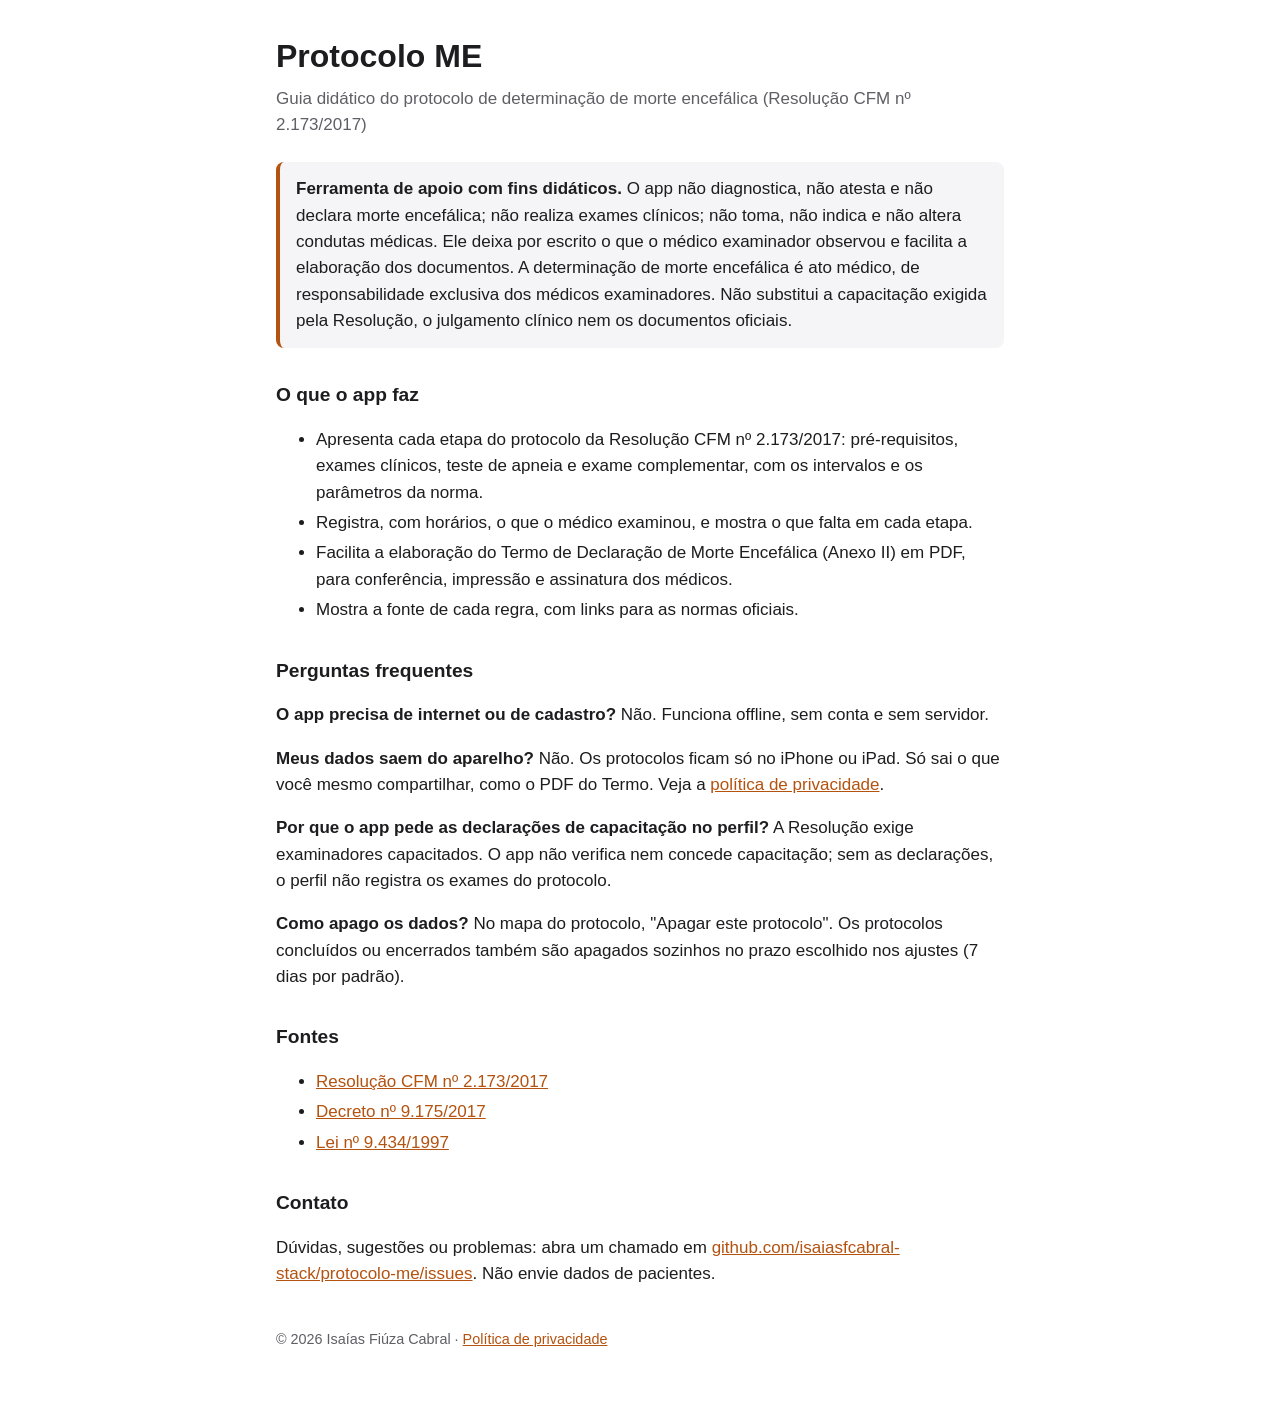
<file: index.html>
<!doctype html>
<html lang="pt-BR">
<head>
<meta charset="utf-8">
<meta name="viewport" content="width=device-width, initial-scale=1">
<title>Protocolo ME — Suporte</title>
<link rel="stylesheet" href="estilo.css">
</head>
<body>
<main>
<h1>Protocolo ME</h1>
<p class="sub">Guia didático do protocolo de determinação de morte encefálica (Resolução CFM nº 2.173/2017)</p>

<p class="aviso"><strong>Ferramenta de apoio com fins didáticos.</strong> O app não diagnostica, não atesta e não declara morte encefálica; não realiza exames clínicos; não toma, não indica e não altera condutas médicas. Ele deixa por escrito o que o médico examinador observou e facilita a elaboração dos documentos. A determinação de morte encefálica é ato médico, de responsabilidade exclusiva dos médicos examinadores. Não substitui a capacitação exigida pela Resolução, o julgamento clínico nem os documentos oficiais.</p>

<h2>O que o app faz</h2>
<ul>
<li>Apresenta cada etapa do protocolo da Resolução CFM nº 2.173/2017: pré-requisitos, exames clínicos, teste de apneia e exame complementar, com os intervalos e os parâmetros da norma.</li>
<li>Registra, com horários, o que o médico examinou, e mostra o que falta em cada etapa.</li>
<li>Facilita a elaboração do Termo de Declaração de Morte Encefálica (Anexo II) em PDF, para conferência, impressão e assinatura dos médicos.</li>
<li>Mostra a fonte de cada regra, com links para as normas oficiais.</li>
</ul>

<h2>Perguntas frequentes</h2>
<p><strong>O app precisa de internet ou de cadastro?</strong> Não. Funciona offline, sem conta e sem servidor.</p>
<p><strong>Meus dados saem do aparelho?</strong> Não. Os protocolos ficam só no iPhone ou iPad. Só sai o que você mesmo compartilhar, como o PDF do Termo. Veja a <a href="privacidade.html">política de privacidade</a>.</p>
<p><strong>Por que o app pede as declarações de capacitação no perfil?</strong> A Resolução exige examinadores capacitados. O app não verifica nem concede capacitação; sem as declarações, o perfil não registra os exames do protocolo.</p>
<p><strong>Como apago os dados?</strong> No mapa do protocolo, "Apagar este protocolo". Os protocolos concluídos ou encerrados também são apagados sozinhos no prazo escolhido nos ajustes (7 dias por padrão).</p>

<h2>Fontes</h2>
<ul>
<li><a href="https://sistemas.cfm.org.br/normas/visualizar/resolucoes/BR/2017/2173">Resolução CFM nº 2.173/2017</a></li>
<li><a href="https://www.planalto.gov.br/ccivil_03/_ato2015-2018/2017/decreto/d9175.htm">Decreto nº 9.175/2017</a></li>
<li><a href="https://www.planalto.gov.br/ccivil_03/leis/l9434.htm">Lei nº 9.434/1997</a></li>
</ul>

<h2>Contato</h2>
<p>Dúvidas, sugestões ou problemas: abra um chamado em <a href="https://github.com/isaiasfcabral-stack/protocolo-me/issues">github.com/isaiasfcabral-stack/protocolo-me/issues</a>. Não envie dados de pacientes.</p>

<footer>© 2026 Isaías Fiúza Cabral · <a href="privacidade.html">Política de privacidade</a></footer>
</main>
</body>
</html>
</file>
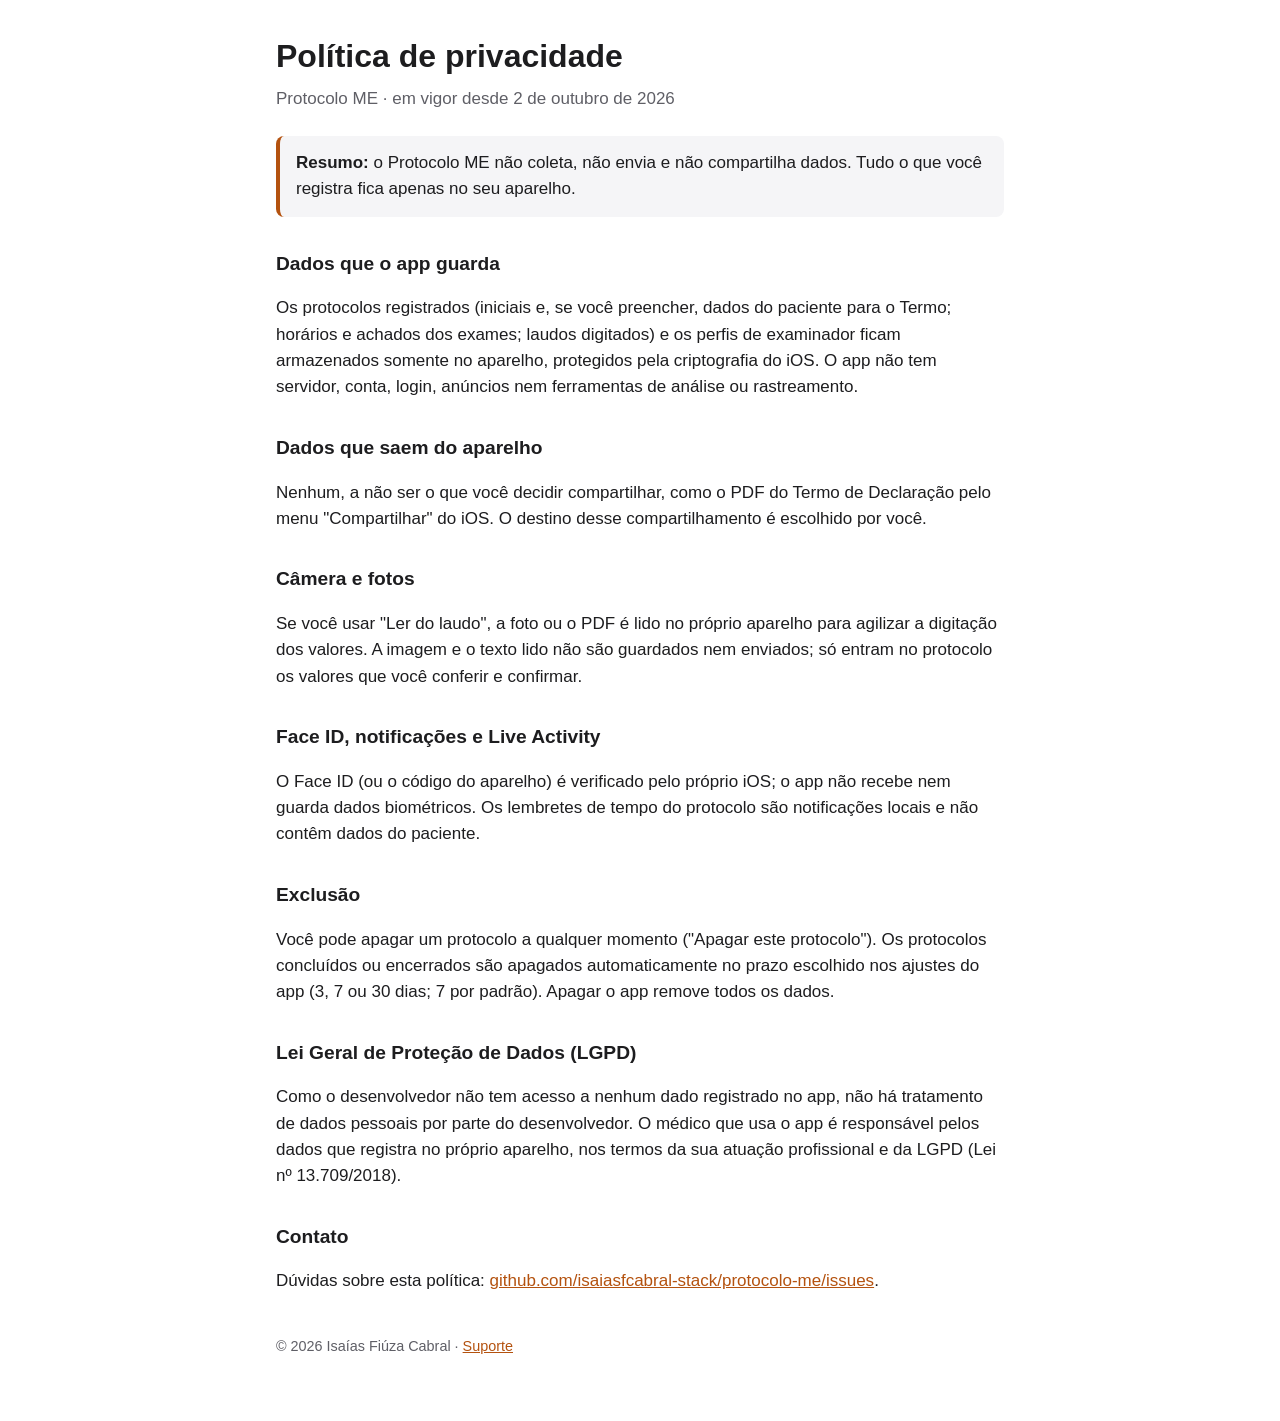
<file: privacidade.html>
<!doctype html>
<html lang="pt-BR">
<head>
<meta charset="utf-8">
<meta name="viewport" content="width=device-width, initial-scale=1">
<title>Protocolo ME — Política de privacidade</title>
<link rel="stylesheet" href="estilo.css">
</head>
<body>
<main>
<h1>Política de privacidade</h1>
<p class="sub">Protocolo ME · em vigor desde 2 de outubro de 2026</p>

<p class="aviso"><strong>Resumo:</strong> o Protocolo ME não coleta, não envia e não compartilha dados. Tudo o que você registra fica apenas no seu aparelho.</p>

<h2>Dados que o app guarda</h2>
<p>Os protocolos registrados (iniciais e, se você preencher, dados do paciente para o Termo; horários e achados dos exames; laudos digitados) e os perfis de examinador ficam armazenados somente no aparelho, protegidos pela criptografia do iOS. O app não tem servidor, conta, login, anúncios nem ferramentas de análise ou rastreamento.</p>

<h2>Dados que saem do aparelho</h2>
<p>Nenhum, a não ser o que você decidir compartilhar, como o PDF do Termo de Declaração pelo menu "Compartilhar" do iOS. O destino desse compartilhamento é escolhido por você.</p>

<h2>Câmera e fotos</h2>
<p>Se você usar "Ler do laudo", a foto ou o PDF é lido no próprio aparelho para agilizar a digitação dos valores. A imagem e o texto lido não são guardados nem enviados; só entram no protocolo os valores que você conferir e confirmar.</p>

<h2>Face ID, notificações e Live Activity</h2>
<p>O Face ID (ou o código do aparelho) é verificado pelo próprio iOS; o app não recebe nem guarda dados biométricos. Os lembretes de tempo do protocolo são notificações locais e não contêm dados do paciente.</p>

<h2>Exclusão</h2>
<p>Você pode apagar um protocolo a qualquer momento ("Apagar este protocolo"). Os protocolos concluídos ou encerrados são apagados automaticamente no prazo escolhido nos ajustes do app (3, 7 ou 30 dias; 7 por padrão). Apagar o app remove todos os dados.</p>

<h2>Lei Geral de Proteção de Dados (LGPD)</h2>
<p>Como o desenvolvedor não tem acesso a nenhum dado registrado no app, não há tratamento de dados pessoais por parte do desenvolvedor. O médico que usa o app é responsável pelos dados que registra no próprio aparelho, nos termos da sua atuação profissional e da LGPD (Lei nº 13.709/2018).</p>

<h2>Contato</h2>
<p>Dúvidas sobre esta política: <a href="https://github.com/isaiasfcabral-stack/protocolo-me/issues">github.com/isaiasfcabral-stack/protocolo-me/issues</a>.</p>

<footer>© 2026 Isaías Fiúza Cabral · <a href="index.html">Suporte</a></footer>
</main>
</body>
</html>
</file>
<file: estilo.css>
:root { --texto: #1d1d1f; --fraco: #5f5f66; --fundo: #ffffff; --destaque: #b4520f; --cartao: #f5f5f7; }
@media (prefers-color-scheme: dark) { :root { --texto: #f5f5f7; --fraco: #a1a1a6; --fundo: #111113; --destaque: #f0893e; --cartao: #1c1c1f; } }
* { box-sizing: border-box; }
body { margin: 0; font: 17px/1.55 -apple-system, BlinkMacSystemFont, "Segoe UI", Roboto, sans-serif; color: var(--texto); background: var(--fundo); }
main { max-width: 760px; margin: 0 auto; padding: 32px 16px 64px; }
h1 { font-size: 2rem; margin: 0 0 4px; } h2 { font-size: 1.2rem; margin-top: 2rem; }
.sub { color: var(--fraco); margin: 0 0 24px; }
.aviso { background: var(--cartao); border-left: 4px solid var(--destaque); padding: 14px 16px; border-radius: 8px; }
a { color: var(--destaque); } li { margin: 4px 0; } footer { color: var(--fraco); font-size: .9rem; margin-top: 40px; }
</file>
